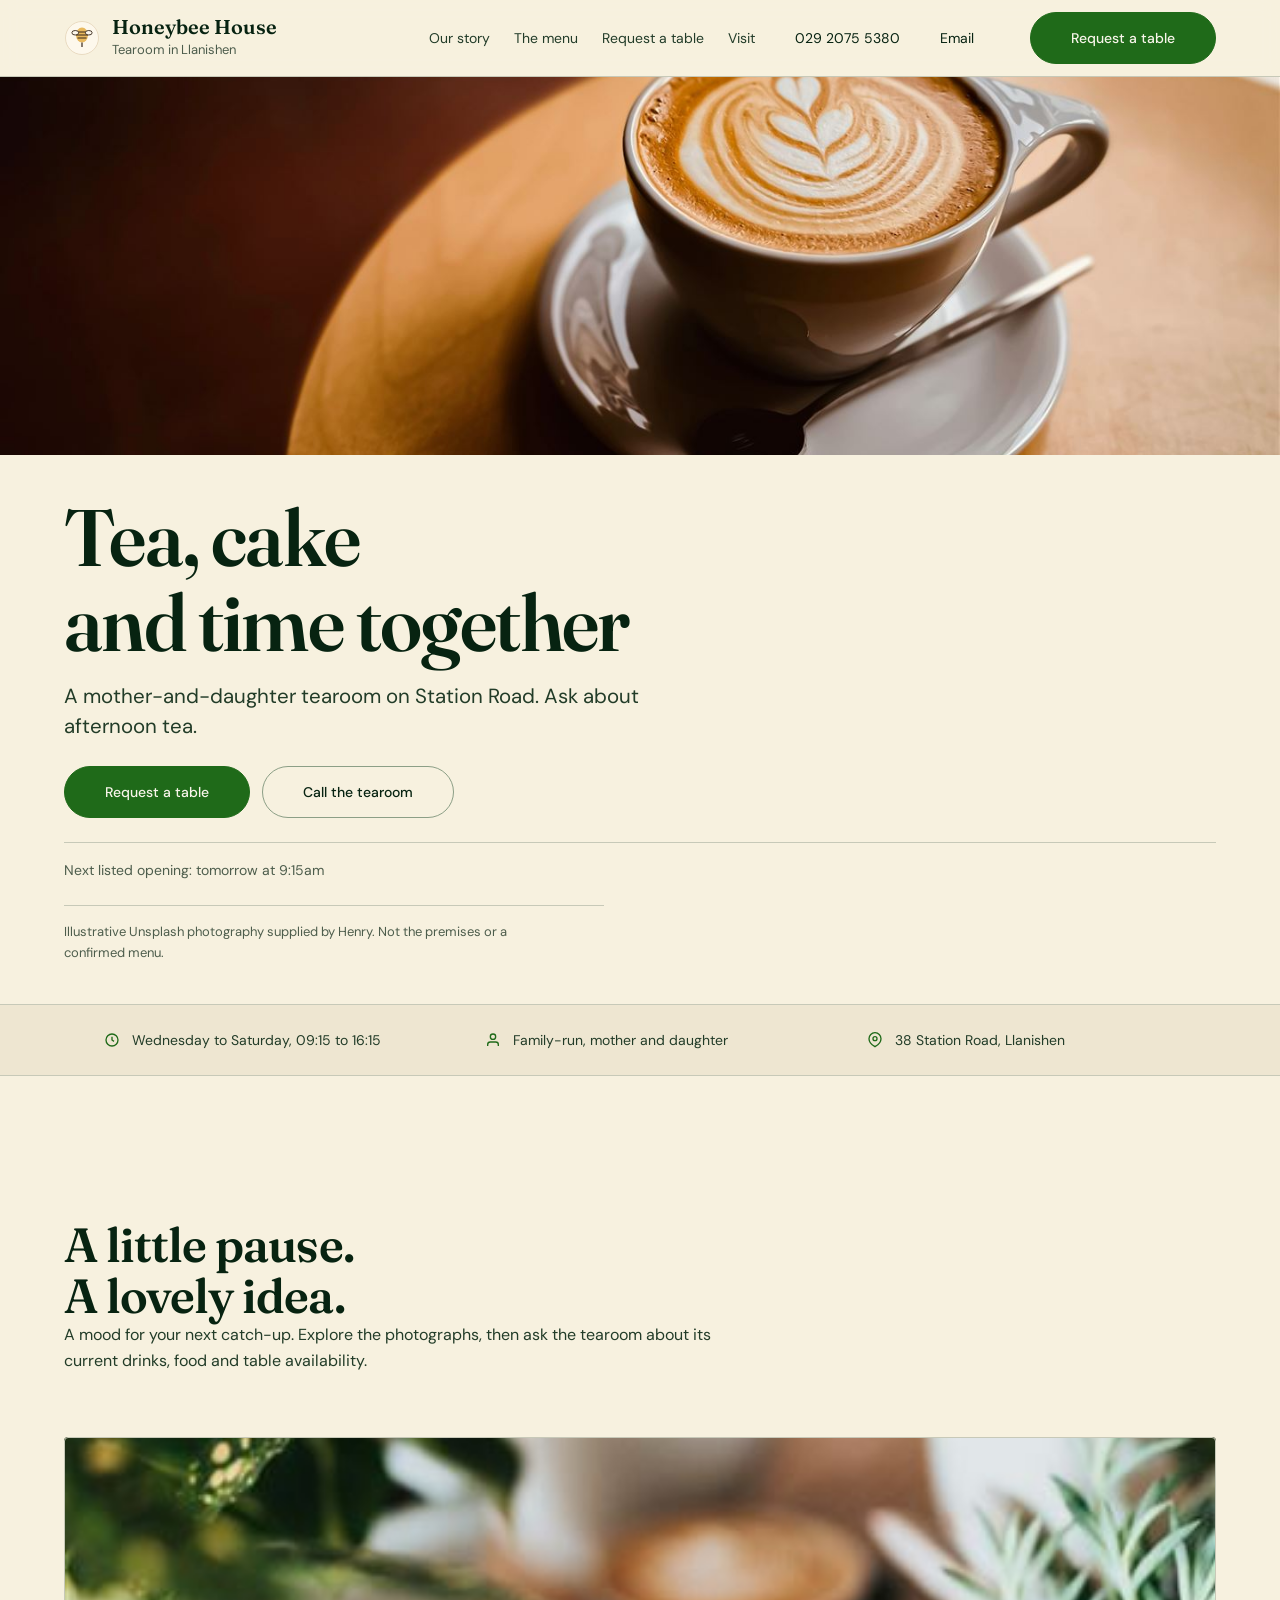
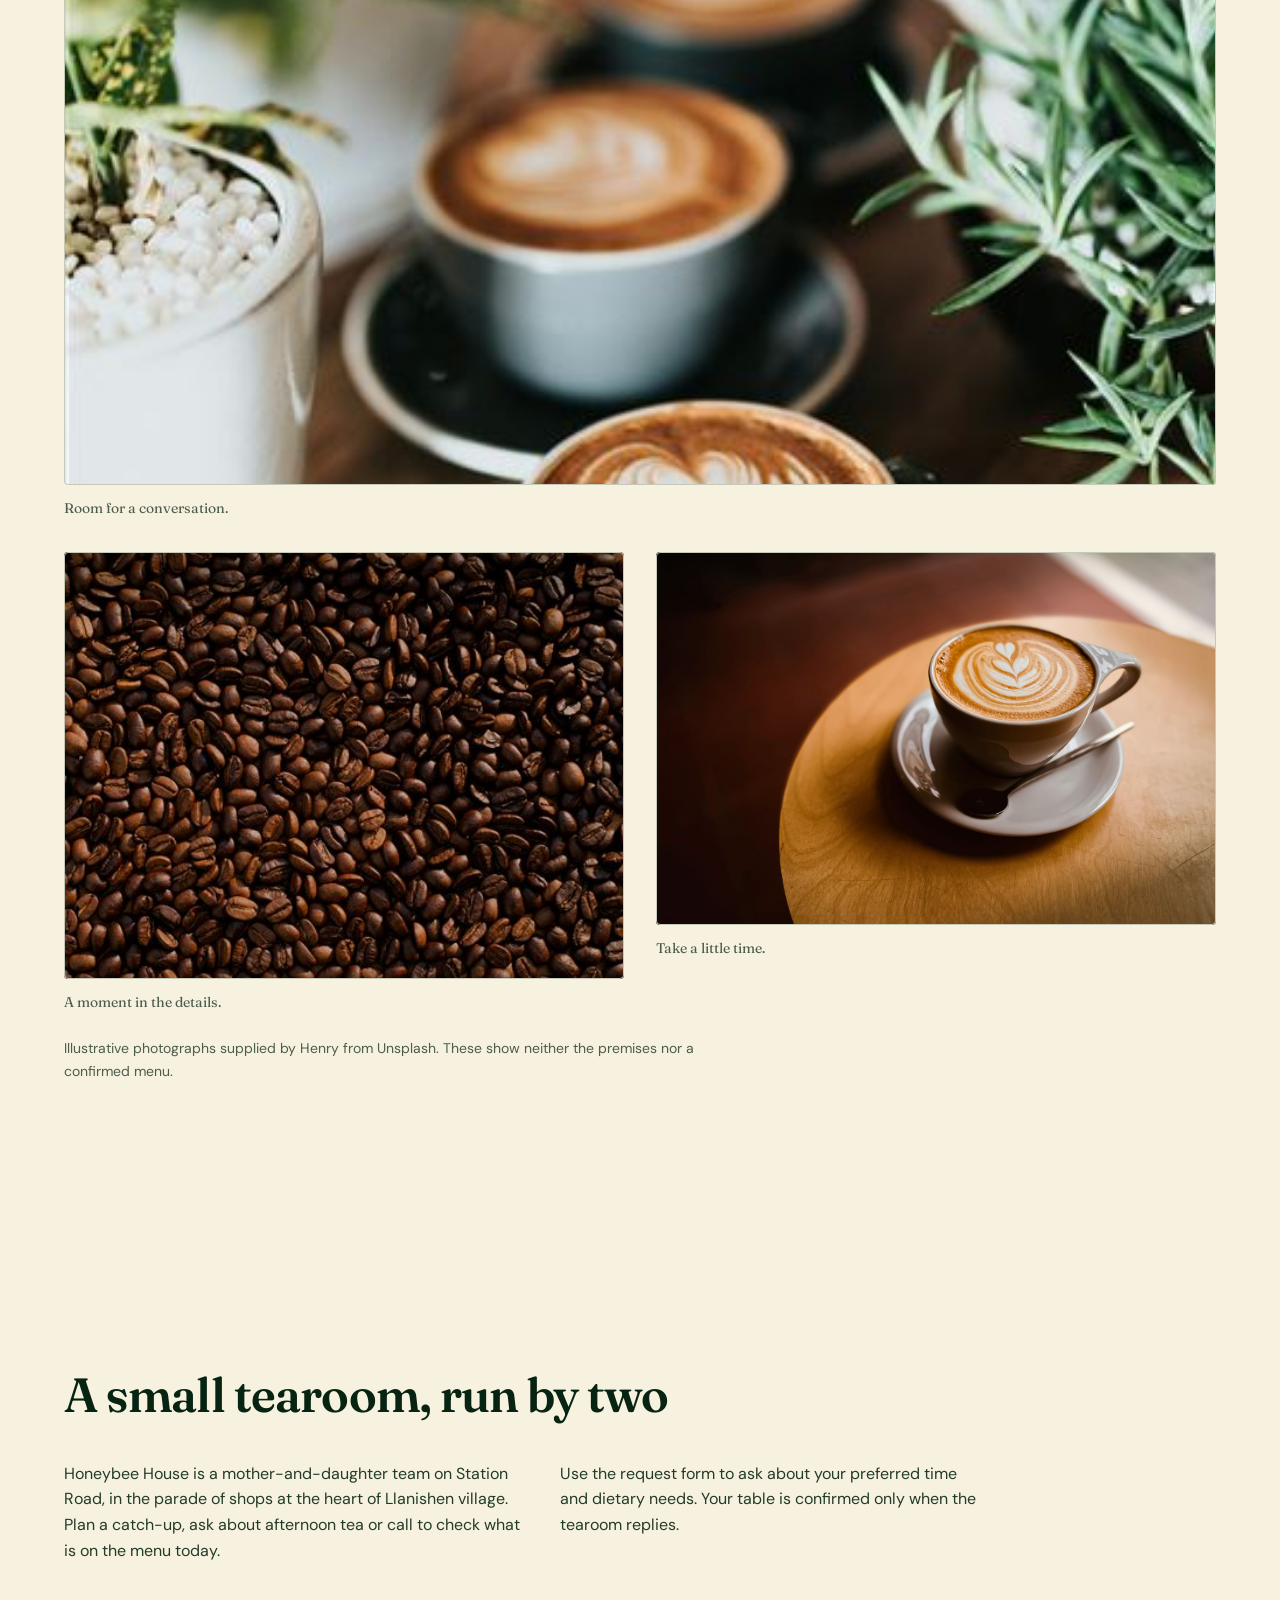
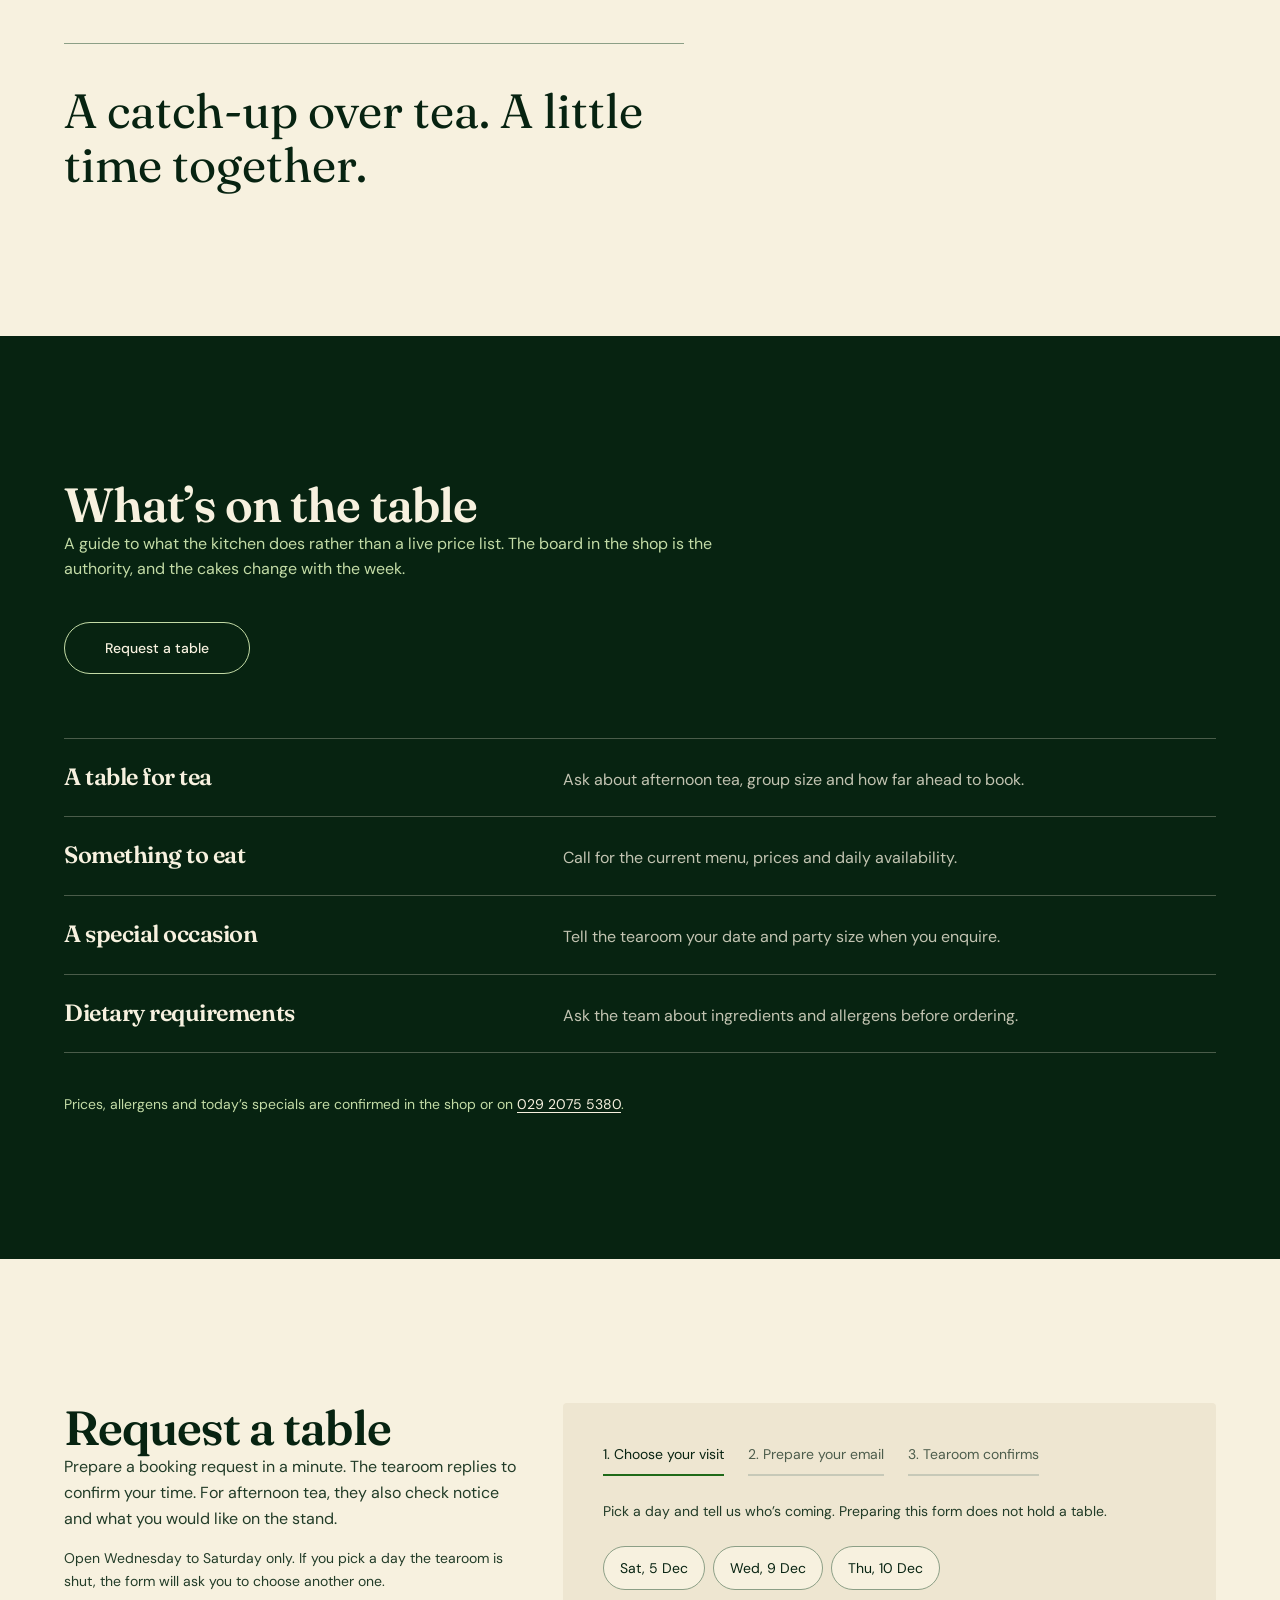
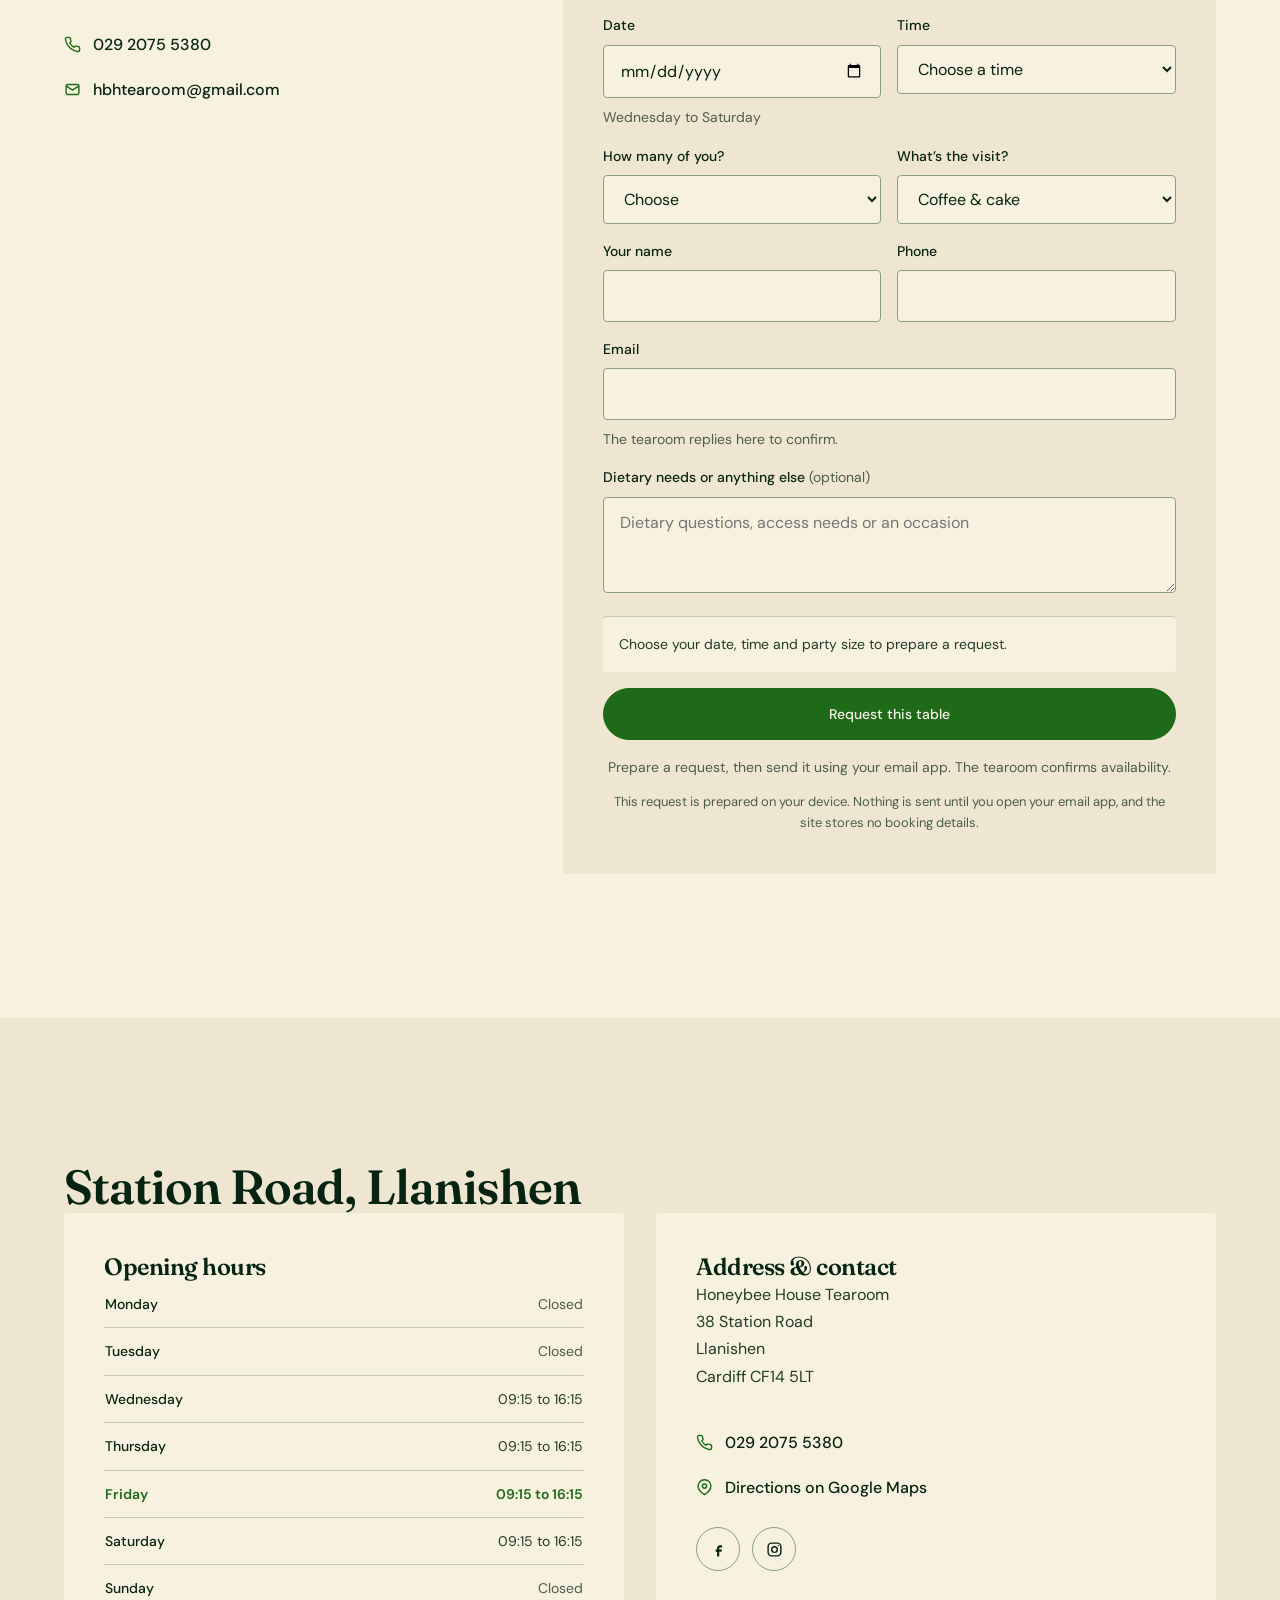
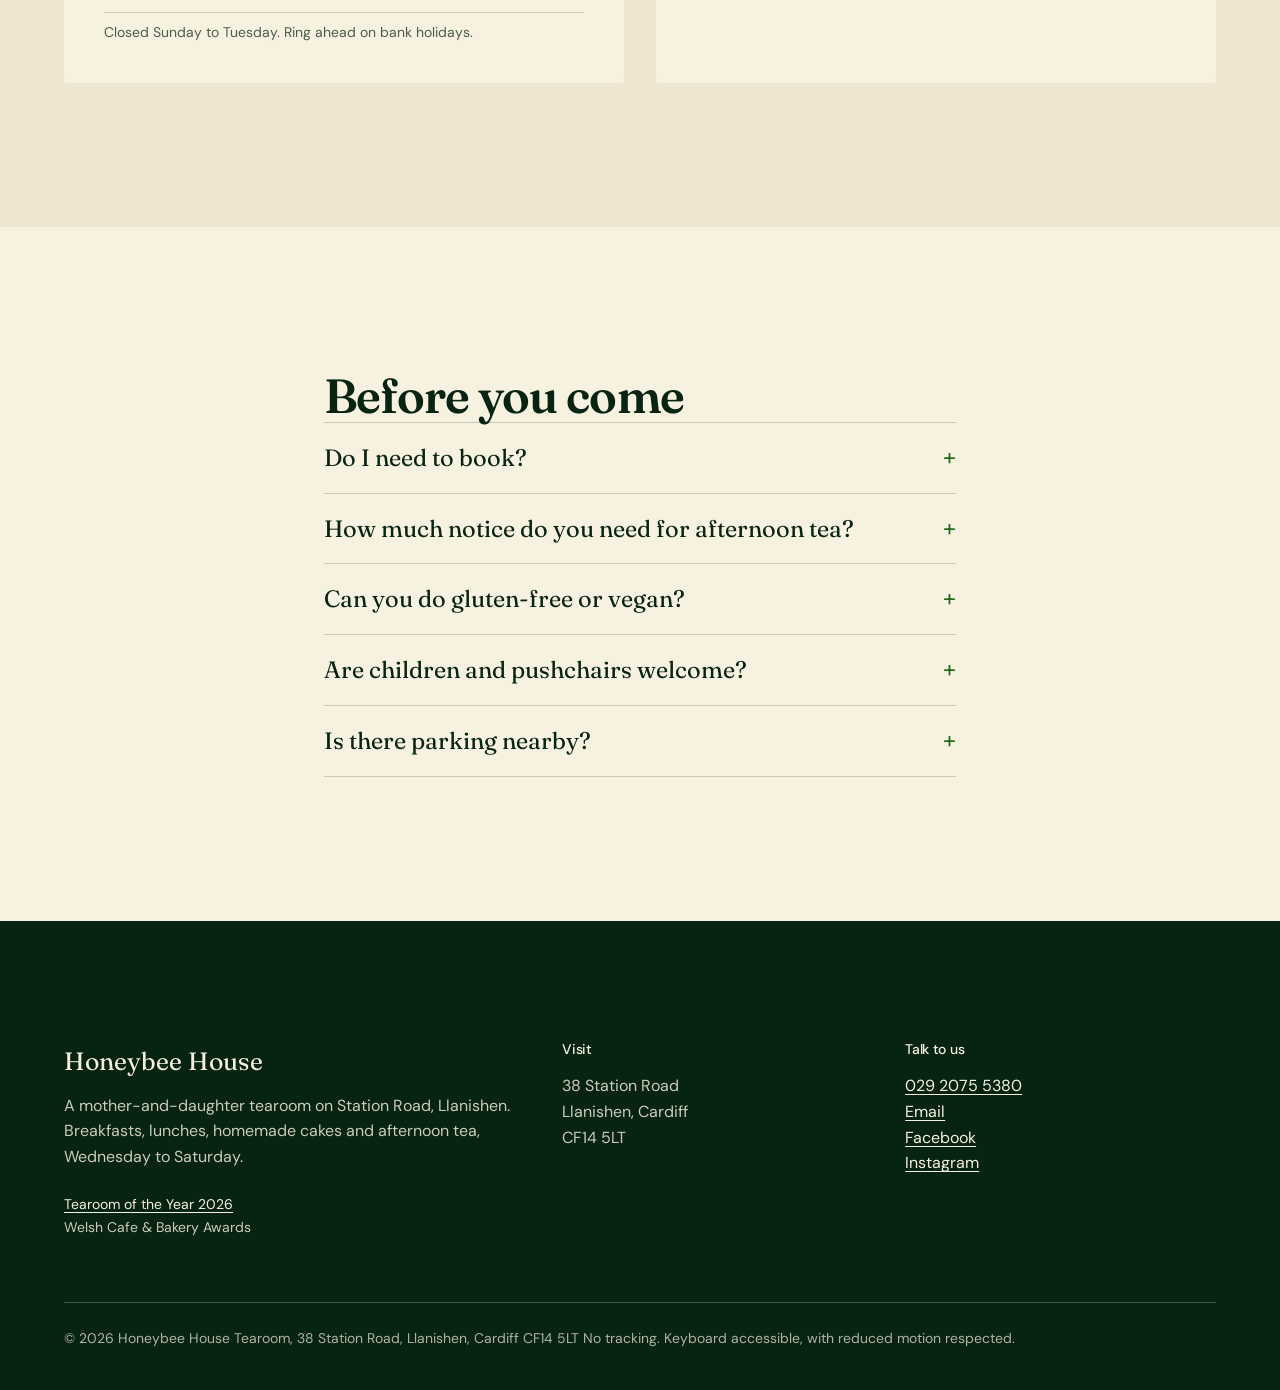
<file: index.html>
<!DOCTYPE html>
<html lang="en-GB">
<head>
<meta charset="UTF-8">
<meta name="viewport" content="width=device-width, initial-scale=1.0">
<meta http-equiv="Content-Security-Policy" content="default-src 'self'; img-src 'self'; style-src 'self'; script-src 'self'; object-src 'none'; base-uri 'none'; form-action 'none'; frame-src 'none';">
<title>Honeybee House Tearoom, Llanishen, Cardiff</title>
<meta name="description" content="A family-run mother-and-daughter tearoom at 38 Station Road, Llanishen, Cardiff CF14 5LT. Breakfasts, lunches, homemade cakes and afternoon tea. Open Wednesday to Saturday, 09:15 to 16:15. Call 029 2075 5380.">
<link rel="canonical" href="https://henrygoldsmith07-wq.github.io/honeybee-house-tearoom/">
<meta name="theme-color" content="#f7f4eb">
<link rel="icon" href="favicon.svg" type="image/svg+xml">
<link rel="manifest" href="site.webmanifest">

<meta property="og:type" content="website">
<meta property="og:locale" content="en_GB">
<meta property="og:site_name" content="Honeybee House Tearoom">
<meta property="og:title" content="Honeybee House Tearoom, Llanishen, Cardiff">
<meta property="og:description" content="Mother-and-daughter tearoom on Station Road. Breakfasts, lunches, homemade cakes and afternoon tea, Wednesday to Saturday.">
<meta property="og:url" content="https://henrygoldsmith07-wq.github.io/honeybee-house-tearoom/">
<meta property="og:image" content="https://henrygoldsmith07-wq.github.io/honeybee-house-tearoom/og-image.png">
<meta property="og:image:width" content="1200">
<meta property="og:image:height" content="630">
<meta property="og:image:alt" content="Honeybee House Tearoom, 38 Station Road, Llanishen, Cardiff">
<meta name="twitter:card" content="summary_large_image">
<meta name="twitter:image" content="https://henrygoldsmith07-wq.github.io/honeybee-house-tearoom/og-image.png">

<script type="application/ld+json">{"@context":"https://schema.org","@type":"CafeOrCoffeeShop","@id":"https://henrygoldsmith07-wq.github.io/honeybee-house-tearoom/#tearoom","name":"Honeybee House Tearoom","description":"Family-run mother-and-daughter tearoom in Llanishen, Cardiff, serving breakfasts, lunches, homemade cakes and afternoon tea.","url":"https://henrygoldsmith07-wq.github.io/honeybee-house-tearoom/","image":"https://henrygoldsmith07-wq.github.io/honeybee-house-tearoom/og-image.png","telephone":"+442920755380","email":"hbhtearoom@gmail.com","servesCuisine":["British","Cafe","Afternoon tea"],"currenciesAccepted":"GBP","hasMap":"https://maps.google.com/?q=38+Station+Road+Llanishen+Cardiff+CF14+5LT","address":{"@type":"PostalAddress","streetAddress":"38 Station Road","addressLocality":"Llanishen","addressRegion":"Cardiff","postalCode":"CF14 5LT","addressCountry":"GB"},"areaServed":[{"@type":"Place","name":"Llanishen"},{"@type":"Place","name":"Cardiff"}],"openingHoursSpecification":[{"@type":"OpeningHoursSpecification","dayOfWeek":["Wednesday","Thursday","Friday","Saturday"],"opens":"09:15","closes":"16:15"}],"acceptsReservations":"https://henrygoldsmith07-wq.github.io/honeybee-house-tearoom/#book","sameAs":["https://www.facebook.com/HBHtearoom","https://www.instagram.com/hbhtearoom/"],"geo":{"@type":"GeoCoordinates","latitude":51.529009,"longitude":-3.188265}}</script>
<script type="application/ld+json">{"@context":"https://schema.org","@type":"FAQPage","mainEntity":[{"@type":"Question","name":"Do I need to book?","acceptedAnswer":{"@type":"Answer","text":"For a pot of tea and a slice, walk in. For afternoon tea, a larger table, or anything with a birthday attached, book. The stand takes preparation and the tearoom would rather have it ready."}},{"@type":"Question","name":"How much notice do you need for afternoon tea?","acceptedAnswer":{"@type":"Answer","text":"The tearoom confirms this when they reply, because it depends on the week and the size of the table. Book as early as you can and ask them directly on 029 2075 5380."}},{"@type":"Question","name":"Can you do gluten-free or vegan?","acceptedAnswer":{"@type":"Answer","text":"Ask. Put it in the dietary box when you book and the kitchen will tell you honestly what they can manage for your date rather than promising something they can’t."}},{"@type":"Question","name":"Are children and pushchairs welcome?","acceptedAnswer":{"@type":"Answer","text":"Call to ask about access, pushchair space and seating before visiting."}},{"@type":"Question","name":"Is there parking nearby?","acceptedAnswer":{"@type":"Answer","text":"Use the directions link to plan your route. Call to check access and nearby parking."}}]}</script>


<script src="direction.js" defer></script><link rel="preload" href="assets/dm-sans.woff2" as="font" type="font/woff2" crossorigin><link rel="preload" href="assets/fraunces.woff2" as="font" type="font/woff2" crossorigin><link rel="stylesheet" href="site.css"><script src="experience.js" defer></script><script type="application/ld+json">{"@context":"https://schema.org","@type":"ContactPoint","@id":"https://henrygoldsmith07-wq.github.io/honeybee-house-tearoom/#contact-point","telephone":"+442920755380","email":"hbhtearoom@gmail.com","contactType":"customer service","areaServed":"GB","availableLanguage":"English"}</script>


<link rel="stylesheet" href="refinement.css">
<script src="refinement.js" defer></script>
<link rel="stylesheet" href="finishing.css">
<link rel="stylesheet" href="hero-background.css">
</head>
<body class="has-bar">
<a class="skip" href="#main">Skip to main content</a>

<header class="site-head">
  <div class="wrap">
    <a class="brand" href="#top" aria-label="Honeybee House Tearoom in Llanishen, home">
      <svg class="brand-mark" viewBox="0 0 48 48" aria-hidden="true" focusable="false">
        <circle cx="24" cy="24" r="22" fill="#fdf8ec" stroke="#e3d2b4"/>
        <ellipse cx="24" cy="20" rx="8" ry="10" fill="#e8b95e"/>
        <path d="M16 20h16M18 16h12M18 24h12" stroke="#362619" stroke-width="1.6"/>
        <ellipse cx="15" cy="17" rx="4.5" ry="3" fill="#fdf8ec" stroke="#362619" stroke-width="1.2"/>
        <ellipse cx="33" cy="17" rx="4.5" ry="3" fill="#fdf8ec" stroke="#362619" stroke-width="1.2"/>
        <path d="M24 30v6" stroke="#362619" stroke-width="1.6"/>
      </svg>
      <span class="brand-text">
        <span class="brand-name">Honeybee House</span>
        <span class="brand-sub">Tearoom in Llanishen</span>
      </span>
    </a>

    <nav class="head-nav" aria-label="Main" id="main-nav">
      <a href="#story">Our story</a>
      <a href="#menu">The menu</a>
      <a href="#book">Request a table</a>
      <a href="#visit">Visit</a>
    </nav><button type="button" class="nav-toggle" aria-controls="main-nav" aria-expanded="false">Menu</button>

    <a class="head-call" href="tel:+442920755380">029 2075 5380</a>
    <a class="head-email" href="mailto:hbhtearoom@gmail.com">Email</a>
    <a class="btn btn-primary head-cta" href="#book">Request a table</a>
  </div>
</header>

<main id="main">
  <div id="top"></div>

  <section class="direction-hero photo-hero" aria-labelledby="hero-title"><img class="hero-backdrop" width="3262" height="2175" src="assets/photos/responsive/coffee-cup-960.jpg" srcset="assets/photos/responsive/coffee-cup-480.jpg 480w, assets/photos/responsive/coffee-cup-960.jpg 960w, assets/photos/responsive/coffee-cup-1440.jpg 1440w" sizes="100vw" data-full="assets/photos/responsive/coffee-cup-1440.jpg" alt="Leaf-shaped latte art in a coffee cup on a wooden table" fetchpriority="high" decoding="async"><div class="wrap direction-layout"><div class="direction-copy"><h1 id="hero-title">Tea, cake<br>and time together</h1><p class="intro lead">A mother-and-daughter tearoom on Station Road. Ask about afternoon tea.</p><div class="direction-actions"><a class="btn btn-primary" href="#book">Request a table</a><a class="btn btn-ghost" href="tel:+442920755380">Call the tearoom</a></div><p class="status" id="status"><span id="status-text">See opening hours below</span></p></div></div><div class="wrap"><p class="hero-caption">Illustrative Unsplash photography supplied by Henry. Not the premises or a confirmed menu.</p></div></section>

  <div class="facts">
    <div class="wrap">
      <ul>
        <li><svg width="16" height="16" viewBox="0 0 24 24" fill="none" stroke="currentColor" stroke-width="2" aria-hidden="true"><circle cx="12" cy="12" r="9"/><path d="M12 7v5l3 2"/></svg> Wednesday to Saturday, 09:15 to 16:15</li>
        <li><svg width="16" height="16" viewBox="0 0 24 24" fill="none" stroke="currentColor" stroke-width="2" aria-hidden="true"><path d="M20 21v-2a4 4 0 00-4-4H8a4 4 0 00-4 4v2"/><circle cx="12" cy="7" r="4"/></svg> Family-run, mother and daughter</li>
        <li><svg width="16" height="16" viewBox="0 0 24 24" fill="none" stroke="currentColor" stroke-width="2" aria-hidden="true"><path d="M21 10c0 7-9 12-9 12S3 17 3 10a9 9 0 1118 0z"/><circle cx="12" cy="10" r="3"/></svg> 38 Station Road, Llanishen</li>
      </ul>
    </div>
  </div>

  <section class="coffee-editorial" id="coffee-moments" aria-labelledby="coffee-title"><div class="wrap"><div class="coffee-header"><h2 id="coffee-title">A little pause.<br>A lovely idea.</h2><p>A mood for your next catch-up. Explore the photographs, then ask the tearoom about its current drinks, food and table availability.</p></div><div class="coffee-grid"><figure><img width="4480" height="6720" src="assets/photos/responsive/coffee-together-960.jpg" srcset="assets/photos/responsive/coffee-together-480.jpg 480w, assets/photos/responsive/coffee-together-960.jpg 960w, assets/photos/responsive/coffee-together-1440.jpg 1440w" sizes="(max-width:800px) 45vw, 400px" data-full="assets/photos/responsive/coffee-together-1440.jpg" alt="Three cups of coffee among green houseplants" loading="lazy" decoding="async"><figcaption>Room for a conversation.</figcaption></figure><figure><img width="4889" height="3728" src="assets/photos/responsive/coffee-beans-960.jpg" srcset="assets/photos/responsive/coffee-beans-480.jpg 480w, assets/photos/responsive/coffee-beans-960.jpg 960w, assets/photos/responsive/coffee-beans-1440.jpg 1440w" sizes="(max-width:800px) 45vw, 400px" data-full="assets/photos/responsive/coffee-beans-1440.jpg" alt="A close-up texture of roasted coffee beans" loading="lazy" decoding="async"><figcaption>A moment in the details.</figcaption></figure><figure><img width="3262" height="2175" src="assets/photos/responsive/coffee-cup-960.jpg" srcset="assets/photos/responsive/coffee-cup-480.jpg 480w, assets/photos/responsive/coffee-cup-960.jpg 960w, assets/photos/responsive/coffee-cup-1440.jpg 1440w" sizes="(max-width:800px) 45vw, 400px" data-full="assets/photos/responsive/coffee-cup-1440.jpg" alt="Leaf-shaped latte art in a coffee cup on a wooden table" loading="lazy" decoding="async"><figcaption>Take a little time.</figcaption></figure></div><p class="photo-note">Illustrative photographs supplied by Henry from Unsplash. These show neither the premises nor a confirmed menu.</p></div></section><section id="story">
    <div class="wrap story">
      <h2>A small tearoom, run by two</h2>
      <div class="story-body">
        <p>Honeybee House is a mother-and-daughter team on Station Road, in the parade of shops at the heart of Llanishen village. Plan a catch-up, ask about afternoon tea or call to check what is on the menu today.</p>
        <p>Use the request form to ask about your preferred time and dietary needs. Your table is confirmed only when the tearoom replies.</p>
      </div>
      <p class="pull">A catch-up over tea. A little time together.</p>
    </div>
  </section>

  <section id="menu" class="menu">
    <div class="wrap">
      <div class="section-head">
        <h2>What’s on the table</h2>
        <p>A guide to what the kitchen does rather than a live price list. The board in the shop is the authority, and the cakes change with the week.</p>
        <a class="btn btn-outline menu-book" href="#book">Request a table</a>
      </div>

      <div class="menu-grid"><div class="menu-block"><h3>A table for tea</h3><p>Ask about afternoon tea, group size and how far ahead to book.</p></div><div class="menu-block"><h3>Something to eat</h3><p>Call for the current menu, prices and daily availability.</p></div><div class="menu-block"><h3>A special occasion</h3><p>Tell the tearoom your date and party size when you enquire.</p></div><div class="menu-block"><h3>Dietary requirements</h3><p>Ask the team about ingredients and allergens before ordering.</p></div></div><p class="menu-note">Prices, allergens and today’s specials are confirmed in the shop or on <a href="tel:+442920755380">029 2075 5380</a>.</p>
    </div>
  </section>

  <section id="book">
    <div class="wrap book-grid">
      <div>
        <h2>Request a table</h2>
        <p>Prepare a booking request in a minute. The tearoom replies to confirm your time. For afternoon tea, they also check notice and what you would like on the stand.</p>
        <p class="book-note">Open Wednesday to Saturday only. If you pick a day the tearoom is shut, the form will ask you to choose another one.</p>
        <ul class="contact-list">
          <li><a href="tel:+442920755380"><svg width="17" height="17" viewBox="0 0 24 24" fill="none" stroke="currentColor" stroke-width="2" aria-hidden="true"><path d="M22 16.9v3a2 2 0 01-2.2 2 19.8 19.8 0 01-8.6-3.1 19.5 19.5 0 01-6-6A19.8 19.8 0 012.1 4.2 2 2 0 014.1 2h3a2 2 0 012 1.7c.1 1 .4 1.9.7 2.8a2 2 0 01-.5 2.1L8.1 9.9a16 16 0 006 6l1.3-1.3a2 2 0 012.1-.4c.9.3 1.8.6 2.8.7a2 2 0 011.7 2z"/></svg>029 2075 5380</a></li>
          <li><a href="mailto:hbhtearoom@gmail.com"><svg width="17" height="17" viewBox="0 0 24 24" fill="none" stroke="currentColor" stroke-width="2" aria-hidden="true"><rect x="3" y="5" width="18" height="14" rx="2"/><path d="M3 7l9 6 9-6"/></svg>hbhtearoom@gmail.com</a></li>
        </ul>
      </div>

      <div>
        <form class="form-card" id="book-form" novalidate><div class="form-progress" aria-label="How a table request works"><span class="current">1. Choose your visit</span><span>2. Prepare your email</span><span>3. Tearoom confirms</span></div><p class="form-intro">Pick a day and tell us who’s coming. Preparing this form does not hold a table.</p><div id="quick-dates" class="quick-dates" role="group" aria-label="Upcoming opening days"></div>
          <div class="field-row">
            <div class="field">
              <label for="b-date">Date</label>
              <input type="date" id="b-date" name="date" required>
              <p class="hint">Wednesday to Saturday</p>
            </div>
            <div class="field">
              <label for="b-time">Time</label>
              <select id="b-time" name="time" required>
                <option value="">Choose a time</option>
                <option>09:30</option><option>10:00</option><option>10:30</option>
                <option>11:00</option><option>11:30</option><option>12:00</option>
                <option>12:30</option><option>13:00</option><option>13:30</option>
                <option>14:00</option><option>14:30</option><option>15:00</option>
                <option>15:30</option>
              </select>
            </div>
          </div>

          <div class="field-row">
            <div class="field">
              <label for="b-people">How many of you?</label>
              <select id="b-people" name="people" required>
                <option value="">Choose</option>
                <option>1</option><option>2</option><option>3</option><option>4</option>
                <option>5</option><option>6</option><option>7</option><option>8</option>
                <option>9 or more</option>
              </select>
            </div>
            <div class="field">
              <label for="b-type">What’s the visit?</label>
              <select id="b-type" name="type" required>
                <option>Coffee &amp; cake</option>
                <option>Breakfast or lunch</option>
                <option>Cream tea</option>
                <option>Full afternoon tea</option>
                <option>Celebration / birthday</option>
              </select>
            </div>
          </div>

          <div class="field-row">
            <div class="field">
              <label for="b-name">Your name</label>
              <input type="text" maxlength="80" id="b-name" name="name" autocomplete="name" required>
            </div>
            <div class="field">
              <label for="b-phone">Phone</label>
              <input type="tel" id="b-phone" name="phone" autocomplete="tel" required>
            </div>
          </div>

          <div class="field">
            <label for="b-email">Email</label>
            <input type="email" id="b-email" name="email" autocomplete="email" required>
            <p class="hint">The tearoom replies here to confirm.</p>
          </div>

          <div class="field">
            <label for="b-notes">Dietary needs or anything else <span class="label-plain">(optional)</span></label>
            <textarea maxlength="1000" id="b-notes" name="notes" rows="2" placeholder="Dietary questions, access needs or an occasion"></textarea>
          </div>

          <div class="hp" aria-hidden="true">
            <label for="b-hp">Leave this empty</label>
            <input type="text" id="b-hp" name="hp" tabindex="-1" autocomplete="off">
          </div>

          <div class="booking-summary" id="booking-summary" aria-live="polite">Choose your date, time and party size to prepare a request.</div><p class="alert" id="book-alert" role="alert" tabindex="-1" hidden></p>
          <button class="btn btn-primary btn-block" type="submit">Request this table</button>
          <p class="hint hint-center">Prepare a request, then send it using your email app. The tearoom confirms availability.</p>
          <p class="privacy-note">This request is prepared on your device. Nothing is sent until you open your email app, and the site stores no booking details.</p>
        </form>
        <div id="book-result" aria-live="polite"></div>
      </div>
    </div>
  </section>

  <section id="visit" class="visit-section">
    <div class="wrap">
      <div class="section-head">
        <h2>Station Road, Llanishen</h2>
      </div>
      <div class="visit-grid">
        <div class="panel">
          <h3>Opening hours</h3>
          <table class="hours" id="hours-table">
            <caption class="sr-only">Opening hours for Honeybee House Tearoom</caption>
            <tbody>
              <tr data-day="1"><th scope="row">Monday</th><td class="closed">Closed</td></tr>
              <tr data-day="2"><th scope="row">Tuesday</th><td class="closed">Closed</td></tr>
              <tr data-day="3"><th scope="row">Wednesday</th><td>09:15 to 16:15</td></tr>
              <tr data-day="4"><th scope="row">Thursday</th><td>09:15 to 16:15</td></tr>
              <tr data-day="5"><th scope="row">Friday</th><td>09:15 to 16:15</td></tr>
              <tr data-day="6"><th scope="row">Saturday</th><td>09:15 to 16:15</td></tr>
              <tr data-day="0"><th scope="row">Sunday</th><td class="closed">Closed</td></tr>
            </tbody>
          </table>
          <p class="hint hint-spaced">Closed Sunday to Tuesday. Ring ahead on bank holidays.</p>
        </div>

        <div class="panel">
          <h3>Address &amp; contact</h3>
          <address>
            Honeybee House Tearoom<br>
            38 Station Road<br>
            Llanishen<br>
            Cardiff CF14 5LT
          </address>
          <ul class="contact-list">
            <li><a href="tel:+442920755380"><svg width="17" height="17" viewBox="0 0 24 24" fill="none" stroke="currentColor" stroke-width="2" aria-hidden="true"><path d="M22 16.9v3a2 2 0 01-2.2 2 19.8 19.8 0 01-8.6-3.1 19.5 19.5 0 01-6-6A19.8 19.8 0 012.1 4.2 2 2 0 014.1 2h3a2 2 0 012 1.7c.1 1 .4 1.9.7 2.8a2 2 0 01-.5 2.1L8.1 9.9a16 16 0 006 6l1.3-1.3a2 2 0 012.1-.4c.9.3 1.8.6 2.8.7a2 2 0 011.7 2z"/></svg>029 2075 5380</a></li>
            <li><a href="https://www.google.com/maps/dir/?api=1&amp;destination=38+Station+Road+Llanishen+Cardiff+CF14+5LT" target="_blank" rel="noopener noreferrer"><svg width="17" height="17" viewBox="0 0 24 24" fill="none" stroke="currentColor" stroke-width="2" aria-hidden="true"><path d="M21 10c0 7-9 12-9 12S3 17 3 10a9 9 0 1118 0z"/><circle cx="12" cy="10" r="3"/></svg>Directions on Google Maps</a></li>
          </ul>
          <div class="socials">
            <a class="social" href="https://www.facebook.com/HBHtearoom" target="_blank" rel="noopener noreferrer" aria-label="Honeybee House on Facebook">
              <svg width="17" height="17" viewBox="0 0 24 24" fill="currentColor" aria-hidden="true"><path d="M14 9h3V6h-3c-2.2 0-4 1.8-4 4v2H8v3h2v7h3v-7h3l1-3h-4v-2c0-.6.4-1 1-1z"/></svg>
            </a>
            <a class="social" href="https://www.instagram.com/hbhtearoom/" target="_blank" rel="noopener noreferrer" aria-label="Honeybee House on Instagram">
              <svg width="17" height="17" viewBox="0 0 24 24" fill="none" stroke="currentColor" stroke-width="2" aria-hidden="true"><rect x="3" y="3" width="18" height="18" rx="5"/><circle cx="12" cy="12" r="4"/><circle cx="17.5" cy="6.5" r="1" fill="currentColor" stroke="none"/></svg>
            </a>
          </div>
        </div>
      </div>
    </div>
  </section>

  <section id="questions">
    <div class="narrow">
      <div class="section-head">
        <h2>Before you come</h2>
      </div>
      <div class="faq">
        <details class="qa"><summary>Do I need to book?</summary><p>For a pot of tea and a slice, walk in. For afternoon tea, a larger table, or anything with a birthday attached, book. The stand takes preparation and the tearoom would rather have it ready.</p></details>
        <details class="qa"><summary>How much notice do you need for afternoon tea?</summary><p>The tearoom confirms this when they reply, because it depends on the week and the size of the table. Book as early as you can and ask them directly on <a href="tel:+442920755380">029 2075 5380</a>.</p></details>
        <details class="qa"><summary>Can you do gluten-free or vegan?</summary><p>Ask. Put it in the dietary box when you book and the kitchen will tell you honestly what they can manage for your date rather than promising something they can’t.</p></details>
        <details class="qa"><summary>Are children and pushchairs welcome?</summary><p>Call to ask about access, pushchair space and seating before visiting.</p></details>
        <details class="qa"><summary>Is there parking nearby?</summary><p>Use the directions link to plan your route. Call to check access and nearby parking.</p></details>
      </div>
    </div>
  </section>

</main>

<footer>
  <div class="wrap">
    <div class="foot-grid">
      <div>
        <p class="foot-brand">Honeybee House</p>
        <p>A mother-and-daughter tearoom on Station Road, Llanishen. Breakfasts, lunches, homemade cakes and afternoon tea, Wednesday to Saturday.</p>
        <p class="award-note"><a href="https://oceanicawardsblog.wordpress.com/2026/03/24/winners-announced-for-the-welsh-cafe-bakery-awards-2026/" target="_blank" rel="noopener noreferrer">Tearoom of the Year 2026</a><br>Welsh Cafe &amp; Bakery Awards</p>
      </div>
      <div>
        <h3>Visit</h3>
        <p>38 Station Road<br>Llanishen, Cardiff<br>CF14 5LT</p>
      </div>
      <div>
        <h3>Talk to us</h3>
        <p><a href="tel:+442920755380">029 2075 5380</a><br>
        <a href="mailto:hbhtearoom@gmail.com">Email</a><br>
        <a href="https://www.facebook.com/HBHtearoom" target="_blank" rel="noopener noreferrer">Facebook</a><br>
        <a href="https://www.instagram.com/hbhtearoom/" target="_blank" rel="noopener noreferrer">Instagram</a></p>
      </div>
    </div>
    <div class="foot-note">
      <span>&copy; <span id="year">2026</span> Honeybee House Tearoom, 38 Station Road, Llanishen, Cardiff CF14 5LT</span>
      <span>No tracking. Keyboard accessible, with reduced motion respected.</span>
    </div>
  </div>
</footer>

<nav class="mobile-bar" aria-label="Quick actions">
  <a class="mb-primary" href="#book">Request a table</a>
  <a class="mb-secondary" href="tel:+442920755380">Call the tearoom</a>
</nav>

<script src="app.js" defer></script>
</body>
</html>
</file>
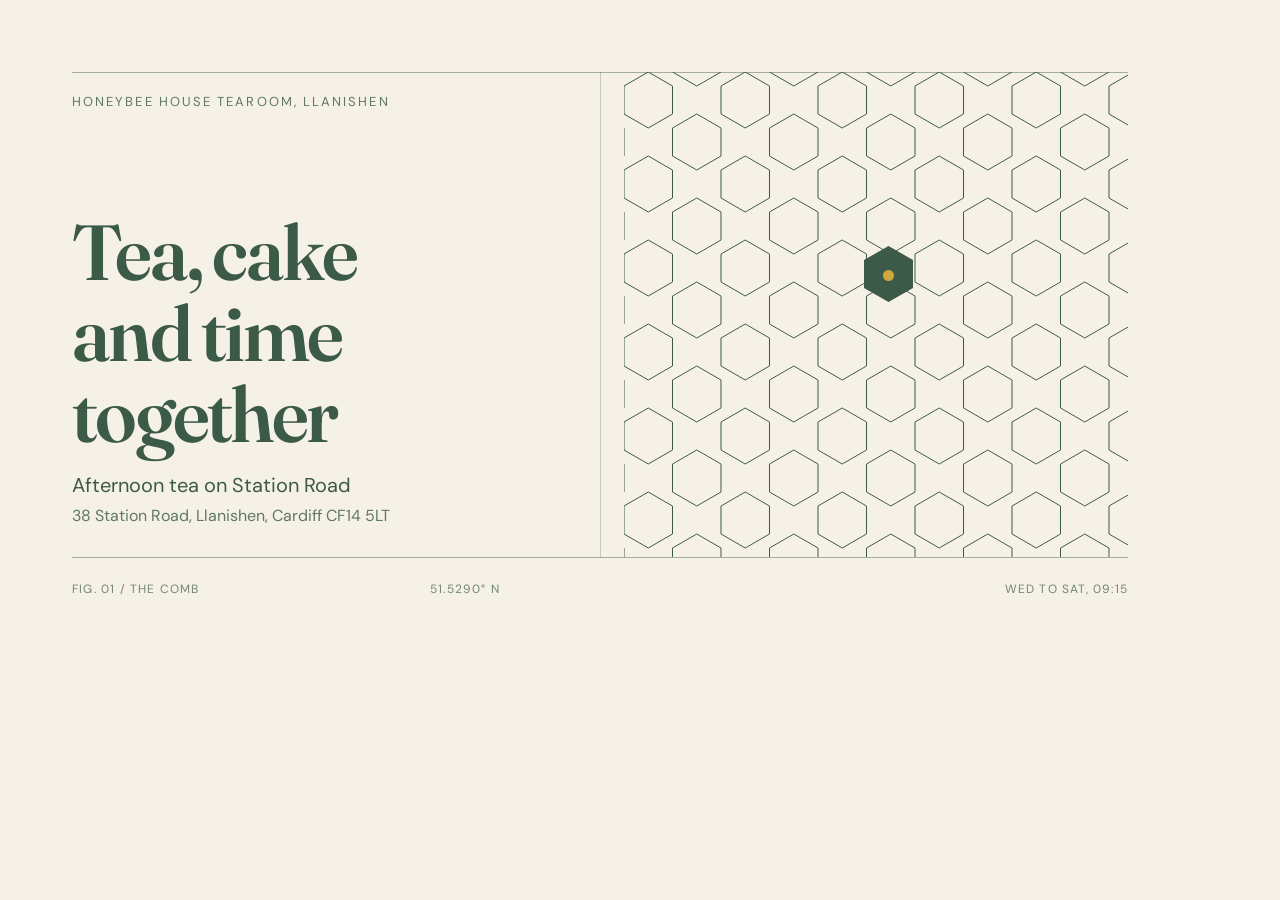
<file: assets/share-source.html>
<!doctype html><html lang="en-GB"><head><meta charset="utf-8"><meta name="viewport" content="width=device-width,initial-scale=1"><meta name="robots" content="noindex,nofollow"><title>Honey Ledger — share image source</title><style>
@font-face{font-family:Fraunces;src:url(fraunces.woff2);font-display:swap}
@font-face{font-family:DM;src:url(dm-sans.woff2);font-display:swap}
*{box-sizing:border-box}html,body{margin:0;width:1200px;height:630px;overflow:hidden}
body{background:#f5f1e6;color:#3c5a48;font:400 18px/1.5 DM,system-ui,sans-serif;position:relative}
.top{position:absolute;left:72px;right:72px;top:72px;height:1px;background:#3c5a48;opacity:.45}
.bottom{position:absolute;left:72px;right:72px;top:557px;height:1px;background:#3c5a48;opacity:.45}
.label{position:absolute;left:72px;top:92px;font-size:13px;letter-spacing:.16em;color:#3c5a48;opacity:.8}
h1{position:absolute;left:72px;top:212px;margin:0;font:600 78px/1.04 Fraunces,Georgia,serif;letter-spacing:-.035em;color:#3c5a48}
.sub{position:absolute;left:72px;top:470px;margin:0;font-size:20px;color:#3c5a48}
.addr{position:absolute;left:72px;top:504px;margin:0;font-size:16px;color:#3c5a48;opacity:.8}
.divider{position:absolute;left:600px;top:72px;width:1px;height:485px;background:#3c5a48;opacity:.25}
.lattice{position:absolute;left:624px;top:72px;width:504px;height:485px;overflow:hidden}
.lattice svg{display:block;width:100%;height:100%}
.mark{position:absolute;left:864px;top:246px;width:49px;height:56px;background:#3c5a48;clip-path:polygon(50% 0,100% 25%,100% 75%,50% 100%,0 75%,0 25%)}
.mark i{position:absolute;left:19px;top:24px;width:11px;height:11px;border-radius:50%;background:#d2a63f}
.ref{position:absolute;font-size:12px;letter-spacing:.1em;color:#3c5a48;opacity:.7}
.r1{left:72px;top:580px}.r3{left:430px;top:580px}.r2{right:72px;top:580px}
</style></head><body>
<div class="top"></div><div class="bottom"></div>
<div class="label">HONEYBEE HOUSE TEAROOM, LLANISHEN</div>
<h1>Tea, cake<br>and time<br>together</h1>
<p class="sub">Afternoon tea on Station Road</p>
<p class="addr">38 Station Road, Llanishen, Cardiff CF14 5LT</p>
<div class="divider"></div>
<div class="lattice"><svg viewBox="0 0 504 485" xmlns="http://www.w3.org/2000/svg" role="img" aria-label="A measured honeycomb lattice"><defs><pattern id="comb" patternUnits="userSpaceOnUse" width="97" height="84" fill="none" stroke="#3c5a48" stroke-width="1" opacity=".28"><path d="M24.25 0 L48.5 14 L48.5 42 L24.25 56 L0 42 L0 14 Z"/><path d="M121.25 0 L145.5 14 L145.5 42 L121.25 56 L96.99 42 L96.99 14 Z"/><path d="M72.75 42 L97 56 L97 84 L72.75 98 L48.5 84 L48.5 56 Z"/><path d="M-24.25 42 L0 56 L0 84 L-24.25 98 L-48.5 84 L-48.5 56 Z"/><path d="M24.25 84 L48.5 98 L48.5 126 L24.25 140 L0 126 L0 98 Z"/><path d="M72.75 -42 L97 -28 L97 0 L72.75 14 L48.5 0 L48.5 -28 Z"/></pattern></defs><rect width="504" height="485" fill="url(#comb)"/></svg></div>
<div class="mark"><i></i></div>
<div class="ref r1">FIG. 01 / THE COMB</div>
<div class="ref r3">51.5290° N</div>
<div class="ref r2">WED TO SAT, 09:15</div>
</body></html>
</file>
<file: site.css>
/* Hallmark · shape: Split Studio · genre: editorial · theme: Garden (deal 1/3, seed family-tearoom-llanishen-where-951a·6fb28314·2026-11-17·r0) · redesign: full
 * hero: Ledge · nav: edge-aligned · footer: index columns · imagery: photographs, the user's own, 4 · signature: the daylight coffee cup above the resting head
 * axes: light/roman-serif/chromatic-green · posture: committed · contrast: pass · fold: pass · font slot: local Fraunces and DM Sans stand in for Vollkorn and Hanken · draw: e4eeb2 · v2.0.0 */
/* Hallmark · pre-emit critique: P4 H5 E4 S4 R4 V4 · weakest: P, the brief offers an invitation rather than an argument; the unretouched daylight photograph and the plain hours carry it */
/* Hallmark · finish-review: in-thread · ship · 0 findings · follow-up fixes: dark-surface focus ring 2.49 to 11.14, phone head 3 lines to 2 */
@import url("./tokens.css");
@import url("./base.css");

.wrap { width: 100%; max-width: var(--container); margin-inline: auto; padding-inline: var(--gutter); }
.narrow { width: 100%; max-width: 760px; margin-inline: auto; padding-inline: var(--gutter); }
.skip { position: absolute; left: var(--space-md); top: calc(-1 * var(--space-3xl)); z-index: var(--z-toast); padding: var(--space-xs) var(--space-md); background: var(--color-ink); color: var(--color-paper); text-decoration: none; border-radius: var(--radius-card); }
.skip:focus-visible { top: var(--space-md); }

.site-head { position: sticky; top: 0; z-index: var(--z-sticky-nav); background: color-mix(in oklab, var(--color-paper) 94%, transparent); border-bottom: var(--rule-hair) solid var(--color-rule); backdrop-filter: blur(8px); }
.site-head .wrap { display: flex; align-items: center; gap: var(--space-xl); min-height: 76px; }
.brand { display: inline-flex; align-items: center; gap: var(--space-sm); text-decoration: none; color: var(--color-ink); flex-shrink: 0; }
.brand-mark { width: 36px; height: 36px; flex-shrink: 0; }
.brand-name { display: block; font-family: var(--font-display); font-weight: var(--display-weight); font-size: var(--text-lg); line-height: 1.1; }
.brand-sub { display: block; margin-top: var(--space-3xs); font-size: var(--text-xs); color: var(--color-muted); }
.head-nav { display: flex; align-items: center; gap: var(--space-lg); margin-left: auto; }
.head-nav a { padding-block: var(--space-xs); font-size: var(--text-sm); color: var(--color-ink-2); text-decoration: none; white-space: nowrap; }
.head-nav a:hover, .head-nav a[aria-current="location"] { color: var(--color-accent); text-decoration: underline; text-underline-offset: 6px; }
.nav-toggle { display: none; margin-left: auto; min-height: 44px; padding: var(--space-xs) var(--space-md); border: var(--rule-hair) solid var(--color-rule-2); border-radius: var(--radius-pill); background: transparent; color: var(--color-ink); cursor: pointer; }
.head-call { font-size: var(--text-sm); color: var(--color-ink); text-decoration: none; white-space: nowrap; }
.head-call:hover { color: var(--color-accent); text-decoration: underline; text-underline-offset: 6px; }
.head-email { font-size: var(--text-sm); color: var(--color-ink); text-decoration: none; white-space: nowrap; }
.head-email:hover { color: var(--color-accent); text-decoration: underline; text-underline-offset: 6px; }
.head-cta { margin-left: var(--space-md); }

.btn { display: inline-flex; align-items: center; justify-content: center; gap: var(--space-xs); min-height: 52px; padding: var(--space-sm) var(--space-xl); border: var(--rule-hair) solid var(--color-rule-2); border-radius: var(--radius-pill); background: transparent; color: var(--color-ink); font-family: var(--font-body); font-size: var(--text-sm); font-weight: 500; text-decoration: none; white-space: nowrap; cursor: pointer; transition: background-color var(--dur-short) var(--ease-out), color var(--dur-short) var(--ease-out), transform var(--dur-micro) var(--ease-out); }
.btn:hover { background: var(--tint-moss); }
.btn:active { transform: translateY(1px); }
.btn:focus-visible { outline: 3px solid var(--color-focus); outline-offset: 3px; }
.btn[disabled], .btn[aria-disabled="true"] { opacity: 0.55; cursor: not-allowed; transform: none; }
.btn[aria-busy="true"] { cursor: progress; }
.btn-primary { background: var(--color-accent); border-color: var(--color-accent); color: var(--color-accent-ink); }
.btn-primary:hover { background: var(--color-ink); border-color: var(--color-ink); color: var(--color-paper); }
.btn-outline, .btn-ghost { background: transparent; color: var(--color-ink); border-color: var(--color-rule-2); }
.btn-outline:hover, .btn-ghost:hover { background: var(--tint-moss); }
.btn-block { width: 100%; }
.skip:focus-visible { outline-color: var(--color-paper); }
.menu :focus-visible, footer :focus-visible { outline-color: var(--color-accent-2); }

.facts { border-block: var(--rule-hair) solid var(--color-rule); background: var(--color-paper-2); }
.facts ul { list-style: none; margin: 0; padding-block: var(--space-lg); display: grid; grid-template-columns: repeat(3, minmax(0, 1fr)); gap: var(--gap-columns); }
.facts li { display: flex; align-items: center; gap: var(--space-sm); font-size: var(--text-sm); color: var(--color-ink-2); }
.facts svg { flex-shrink: 0; color: var(--color-accent); }

.coffee-editorial { padding-block: var(--section-gap); }
.coffee-header { max-width: 700px; margin-bottom: var(--space-2xl); }
.coffee-header p { color: var(--color-ink-2); }
.coffee-grid { display: grid; grid-template-columns: repeat(2, minmax(0, 1fr)); gap: var(--gap-columns); }
.coffee-grid figure { min-width: 0; margin: 0; }
.coffee-grid figure:first-child { grid-column: 1 / -1; }
.coffee-grid figure:first-child img { aspect-ratio: 16 / 9; }
.coffee-grid figure img { width: 100%; height: auto; object-fit: cover; border-radius: var(--radius-card); outline: var(--rule-hair) solid var(--color-rule); outline-offset: -1px; }
.coffee-grid figcaption { margin-top: var(--space-sm); font-family: var(--font-outlier); font-size: var(--text-sm); color: var(--color-muted); }
.photo-note { max-width: var(--max-measure); margin-top: var(--space-lg); font-size: var(--text-sm); color: var(--color-muted); }

.story { padding-block: var(--section-gap); }
.story h2 { max-width: 24ch; margin-bottom: var(--space-xl); }
.story-body { display: grid; grid-template-columns: repeat(2, minmax(0, 1fr)); gap: var(--gap-columns); max-width: 960px; }
.story-body p { color: var(--color-ink-2); }
.pull { max-width: 20ch; margin-top: var(--space-2xl); padding-top: var(--space-xl); border-top: var(--rule-hair) solid var(--color-rule-2); font-family: var(--font-display); font-size: var(--text-section); line-height: 1.12; color: var(--color-ink); }

.menu { padding-block: var(--section-gap); background: var(--color-field); }
.menu h2, .menu h3 { color: var(--color-field-ink); }
.menu .section-head { margin-bottom: var(--space-2xl); }
.menu .section-head p { max-width: 60ch; color: var(--color-accent-2); }
.menu-book { margin-top: var(--space-lg); color: var(--color-field-ink); border-color: var(--color-accent-2); }
.menu-book:hover { background: var(--color-accent-2); color: var(--color-field); border-color: var(--color-accent-2); }
.menu-grid { display: grid; grid-template-columns: minmax(0, 1fr); }
.menu-block { display: grid; grid-template-columns: 5fr 7fr; gap: var(--gap-columns); align-items: baseline; padding-block: var(--space-lg); border-top: var(--rule-hair) solid color-mix(in oklab, var(--color-field-ink) 28%, transparent); }
.menu-block:last-of-type { border-bottom: var(--rule-hair) solid color-mix(in oklab, var(--color-field-ink) 28%, transparent); }
.menu-block h3 { font-size: var(--text-title); }
.menu-block p { color: color-mix(in oklab, var(--color-field-ink) 78%, transparent); }
.menu-note { margin-top: var(--space-xl); font-size: var(--text-sm); color: var(--color-accent-2); }
.menu-note a { color: var(--color-field-ink); }

#book { padding-block: var(--section-gap); }
.book-grid { display: grid; grid-template-columns: 5fr 7fr; gap: var(--gap-columns); align-items: start; }
.book-grid > div:first-child p { max-width: 46ch; color: var(--color-ink-2); }
.book-note { font-size: var(--text-sm); color: var(--color-muted); }
.contact-list { list-style: none; margin: var(--space-xl) 0 0; padding: 0; display: grid; gap: var(--space-md); }
.contact-list a { display: inline-flex; align-items: center; gap: var(--space-sm); color: var(--color-ink); font-weight: 500; text-decoration: none; }
.contact-list a:hover { color: var(--color-accent); }
.contact-list svg { flex-shrink: 0; color: var(--color-accent); }

.form-card { padding: var(--space-xl); background: var(--color-paper-2); border-radius: var(--radius-card); }
.form-progress { display: flex; flex-wrap: wrap; gap: var(--space-sm) var(--space-lg); list-style: none; margin: 0 0 var(--space-lg); padding: 0; font-size: var(--text-sm); color: var(--color-muted); }
.form-progress span { border-bottom: 2px solid var(--color-rule); padding-bottom: var(--space-xs); }
.form-progress span.current { border-color: var(--color-accent); color: var(--color-ink); }
.form-intro { margin-bottom: var(--space-lg); font-size: var(--text-sm); color: var(--color-ink-2); }
.quick-dates { display: flex; flex-wrap: wrap; gap: var(--space-xs); margin-bottom: var(--space-lg); }
.quick-date { min-height: 44px; padding: var(--space-xs) var(--space-md); border: var(--rule-hair) solid var(--color-rule-2); border-radius: var(--radius-pill); background: var(--color-paper); color: var(--color-ink); font-size: var(--text-sm); cursor: pointer; transition: background-color var(--dur-short) var(--ease-out); }
.quick-date:hover { background: var(--tint-moss); }
.quick-date[aria-pressed="true"] { background: var(--color-accent); border-color: var(--color-accent); color: var(--color-accent-ink); }
.field-row { display: grid; grid-template-columns: repeat(2, minmax(0, 1fr)); gap: var(--space-md); }
.field { margin-bottom: var(--space-md); }
.field label { display: block; margin-bottom: var(--space-xs); font-size: var(--text-sm); font-weight: 500; color: var(--color-ink); }
.label-plain { font-weight: 400; color: var(--color-muted); }
.field input, .field select, .field textarea { width: 100%; min-height: 48px; padding: var(--space-sm) var(--space-md); border: var(--rule-hair) solid var(--color-rule-2); border-radius: var(--radius-input); background: var(--color-paper); color: var(--color-ink); outline: 3px solid transparent; outline-offset: -3px; }
.field textarea { min-height: 6rem; resize: vertical; }
.field input:focus-visible, .field select:focus-visible, .field textarea:focus-visible { outline-color: var(--color-focus); }
.field input[aria-invalid="true"], .field select[aria-invalid="true"], .field textarea[aria-invalid="true"] { border-color: var(--color-error); }
.hint { margin-top: var(--space-xs); font-size: var(--text-sm); color: var(--color-muted); }
.hint-center { margin-top: var(--space-md); text-align: center; }
.privacy-note { margin-top: var(--space-sm); font-size: var(--text-xs); color: var(--color-muted); text-align: center; }
.hp { position: absolute; left: -9999px; width: 1px; height: 1px; overflow: hidden; }
.booking-summary { margin-bottom: var(--space-md); padding: var(--space-md); border-radius: var(--radius-card); background: var(--color-paper); border-top: var(--rule-hair) solid var(--color-rule); font-size: var(--text-sm); color: var(--color-ink-2); }
.alert { margin-top: var(--space-md); padding: var(--space-sm) var(--space-md); border: var(--rule-hair) solid var(--color-error); border-radius: var(--radius-input); background: color-mix(in oklab, var(--color-error) 8%, var(--color-paper)); color: var(--color-error); font-size: var(--text-sm); }
.confirm { margin-top: var(--space-lg); padding: var(--space-lg); border-radius: var(--radius-card); background: var(--color-paper); border-top: var(--rule-hair) solid var(--color-accent); }
.confirm h3 { margin-bottom: var(--space-xs); }
.request-copy { margin-top: var(--space-md); padding: var(--space-md); border-radius: var(--radius-input); background: var(--color-paper-2); font-family: var(--font-body); font-size: var(--text-sm); white-space: pre-wrap; overflow-wrap: anywhere; }
.copy-buffer { position: fixed; left: -9999px; top: 0; width: 1px; height: 1px; opacity: 0; }

.visit-section { padding-block: var(--section-gap); background: var(--color-paper-2); }
.visit-grid { display: grid; grid-template-columns: repeat(2, minmax(0, 1fr)); gap: var(--gap-columns); }
.panel { padding: var(--space-xl); background: var(--color-paper); border-radius: var(--radius-card); }
.hours { width: 100%; border-collapse: collapse; font-size: var(--text-sm); font-variant-numeric: tabular-nums; }
.hours th, .hours td { padding-block: var(--space-sm); border-bottom: var(--rule-hair) solid var(--color-rule); text-align: left; font-weight: 400; }
.hours th { color: var(--color-ink); font-weight: 500; }
.hours td { text-align: right; color: var(--color-ink-2); }
.hours tr.today th, .hours tr.today td { color: var(--color-accent); font-weight: 600; }
.hours .closed { color: var(--color-muted); }
address { font-style: normal; line-height: 1.7; color: var(--color-ink-2); }
.socials { display: flex; gap: var(--space-sm); margin-top: var(--space-lg); }
.social { display: grid; place-items: center; width: 44px; height: 44px; border: var(--rule-hair) solid var(--color-rule-2); border-radius: var(--radius-pill); color: var(--color-ink); }
.social:hover { background: var(--tint-moss); }

#questions { padding-block: var(--section-gap); }
.faq { border-top: var(--rule-hair) solid var(--color-rule); }
.qa { border-bottom: var(--rule-hair) solid var(--color-rule); }
.qa summary { display: flex; align-items: center; justify-content: space-between; gap: var(--space-md); min-height: 64px; padding-block: var(--space-md); list-style: none; cursor: pointer; font-family: var(--font-display); font-size: var(--text-title); color: var(--color-ink); }
.qa summary::-webkit-details-marker { display: none; }
.qa summary::after { content: "+"; font-family: var(--font-body); color: var(--color-accent); }
.qa[open] summary::after { content: "\2212"; }
.qa p { max-width: var(--max-measure); padding-bottom: var(--space-lg); color: var(--color-ink-2); }

footer { padding-block: var(--section-gap-s) var(--space-xl); background: var(--color-field); color: var(--color-field-ink); }
.foot-grid { display: grid; grid-template-columns: 1.5fr 1fr 1fr; gap: var(--gap-columns); }
footer h3 { margin-bottom: var(--space-md); font-family: var(--font-body); font-size: var(--text-sm); font-weight: 500; color: var(--color-field-ink); }
.foot-brand { margin-bottom: var(--space-sm); font-family: var(--font-display); font-size: var(--text-xl); color: var(--color-field-ink); }
footer p { max-width: 46ch; color: color-mix(in oklab, var(--color-field-ink) 82%, transparent); }
footer a { color: var(--color-field-ink); }
footer a:hover { color: var(--color-accent-2); }
.award-note { margin-top: var(--space-lg); font-size: var(--text-sm); }
.foot-note { margin-top: var(--space-2xl); padding-top: var(--space-lg); border-top: var(--rule-hair) solid color-mix(in oklab, var(--color-field-ink) 24%, transparent); font-size: var(--text-sm); color: color-mix(in oklab, var(--color-field-ink) 70%, transparent); }

.mobile-bar { display: none; }
</file>
<file: refinement.css>
/* Gallery enhancement: the figures stay ordinary images without the script. */
.photo-zoom { display: block; width: 100%; padding: 0; border: 0; background: none; cursor: zoom-in; border-radius: var(--radius-card); }
.photo-zoom:focus-visible { outline: 3px solid var(--color-focus); outline-offset: 4px; }
.photo-zoom img { transform: none; }

.image-viewer { position: fixed; inset: 0; margin: auto; width: min(1080px, calc(100% - var(--space-xl))); max-height: 80dvh; padding: var(--space-2xl) var(--space-lg) var(--space-lg); border: var(--rule-hair) solid var(--color-rule); border-radius: var(--radius-card); background: var(--color-paper); color: var(--color-ink); }
.image-viewer::backdrop { background: color-mix(in oklab, var(--color-ink) 82%, transparent); }
.image-viewer img { width: auto; max-width: 100%; max-height: 60dvh; height: auto; margin-inline: auto; object-fit: contain; border-radius: var(--radius-card); }
.image-viewer p { margin-top: var(--space-md); text-align: center; font-family: var(--font-outlier); font-size: var(--text-sm); color: var(--color-muted); }
.viewer-close, .viewer-controls button { min-height: 44px; padding: var(--space-xs) var(--space-md); border: var(--rule-hair) solid var(--color-rule-2); border-radius: var(--radius-pill); background: var(--color-paper); color: var(--color-ink); font-size: var(--text-sm); cursor: pointer; transition: background-color var(--dur-short) var(--ease-out); }
.viewer-close:hover, .viewer-controls button:hover { background: var(--tint-moss); }
.viewer-close:focus-visible, .viewer-controls button:focus-visible { outline: 3px solid var(--color-focus); outline-offset: 3px; }
.viewer-close { position: absolute; top: var(--space-sm); right: var(--space-md); }
.viewer-controls { display: flex; align-items: center; justify-content: center; flex-wrap: wrap; gap: var(--space-md); margin-top: var(--space-md); }
.viewer-count { font-variant-numeric: tabular-nums; font-size: var(--text-sm); color: var(--color-muted); }
</file>
<file: finishing.css>
/* Navigation under 60rem, touch targets and print. */
@media (max-width: 60rem) {
  .site-head .wrap { flex-wrap: wrap; gap: var(--space-md); min-height: 64px; }
  .head-nav { display: none; order: 3; flex-basis: 100%; margin-left: 0; flex-wrap: wrap; gap: var(--space-xs); padding-top: var(--space-md); border-top: var(--rule-hair) solid var(--color-rule); }
  .head-nav.nav-open { display: flex; }
  .head-nav a { display: block; padding: var(--space-sm) var(--space-md); border-radius: var(--radius-input); background: var(--color-paper-2); }
  .nav-toggle { display: inline-flex; align-items: center; }
  .head-cta, .head-call, .head-email { display: none; }
  .facts ul { grid-template-columns: minmax(0, 1fr); }
  .story-body, .visit-grid, .book-grid { grid-template-columns: minmax(0, 1fr); }
  .book-grid { gap: var(--space-xl); }
  .foot-grid { grid-template-columns: minmax(0, 1fr); }
  .mobile-bar { display: grid; grid-template-columns: repeat(2, minmax(0, 1fr)); gap: var(--space-sm); position: fixed; inset-inline: 0; bottom: 0; z-index: var(--z-sticky); padding: var(--space-sm) var(--space-md) max(var(--space-sm), env(safe-area-inset-bottom)); background: color-mix(in oklab, var(--color-paper) 96%, transparent); border-top: var(--rule-hair) solid var(--color-rule); }
  .mobile-bar a { display: flex; align-items: center; justify-content: center; gap: var(--space-xs); min-height: 52px; padding: var(--space-xs) var(--space-sm); border-radius: var(--radius-pill); font-size: var(--text-sm); font-weight: 500; text-decoration: none; white-space: nowrap; }
  .mb-primary { background: var(--color-accent); color: var(--color-accent-ink); }
  .mb-secondary { background: transparent; color: var(--color-ink); border: var(--rule-hair) solid var(--color-rule-2); }
  body.has-bar { padding-bottom: calc(88px + env(safe-area-inset-bottom)); }
}
@media (max-width: 40rem) {
  .field-row { grid-template-columns: minmax(0, 1fr); }
  .coffee-grid { grid-template-columns: minmax(0, 1fr); }
  .coffee-grid figure:first-child { grid-column: auto; }
  .menu-block { grid-template-columns: minmax(0, 1fr); gap: var(--space-xs); }
}
@media print {
  .site-head, .mobile-bar, .form-card, .direction-actions, .socials { display: none !important; }
  body { background: var(--color-paper); color: var(--color-ink); font-size: 12pt; }
  .menu { background: var(--color-paper); }
  .menu h2, .menu h3, .menu-block p, .menu-note { color: var(--color-ink); }
  footer { background: var(--color-paper); color: var(--color-ink); }
  footer p, footer a, footer h3, .foot-brand, .foot-note, .award-note { color: var(--color-ink); }
  .panel { padding: 0; }
}
</file>
<file: hero-background.css>
/* Ledge hero: the daylight cup holds the field; the head and action rest at its base. */
.direction-hero.photo-hero { padding: 0 0 var(--space-xl); background: var(--color-paper); }
.hero-backdrop { width: 100%; height: clamp(300px, 42dvh, 500px); object-fit: cover; object-position: 50% 44%; border-radius: 0; }
.direction-layout { display: grid; grid-template-columns: 8fr 4fr; gap: var(--gap-columns); align-items: end; padding-top: var(--space-xl); }
.direction-copy { grid-column: 1 / 9; min-width: 0; }
.direction-copy h1 { max-width: 16ch; }
.intro { max-width: 46ch; margin-top: var(--space-md); }
.direction-actions { display: flex; flex-wrap: wrap; gap: var(--space-sm); margin-top: var(--space-lg); }
.status { margin-top: var(--space-lg); padding-top: var(--space-md); border-top: var(--rule-hair) solid var(--color-rule); font-size: var(--text-sm); color: var(--color-muted); }
.hero-caption { max-width: 60ch; margin-top: var(--space-lg); padding-top: var(--space-md); border-top: var(--rule-hair) solid var(--color-rule); font-size: var(--text-xs); color: var(--color-muted); }

@media (max-width: 60rem) {
  .hero-backdrop { height: clamp(260px, 38dvh, 380px); object-position: 60% 44%; }
  .direction-layout { grid-template-columns: minmax(0, 1fr); padding-top: var(--space-lg); }
  .direction-copy { grid-column: 1 / -1; }
  .direction-copy h1 { max-width: 14ch; }
}
@media (max-width: 40rem) {
  .hero-backdrop { height: clamp(220px, 34dvh, 320px); }
  .direction-copy h1 { max-width: none; font-size: clamp(2rem, 9vw, 3rem); }
  .direction-actions { display: grid; grid-template-columns: minmax(0, 1fr); }
  .direction-actions .btn { width: 100%; }
  .status { margin-top: var(--space-md); }
}
@media print {
  .hero-backdrop { display: none; }
  .direction-hero.photo-hero { padding: 0; }
}
</file>
